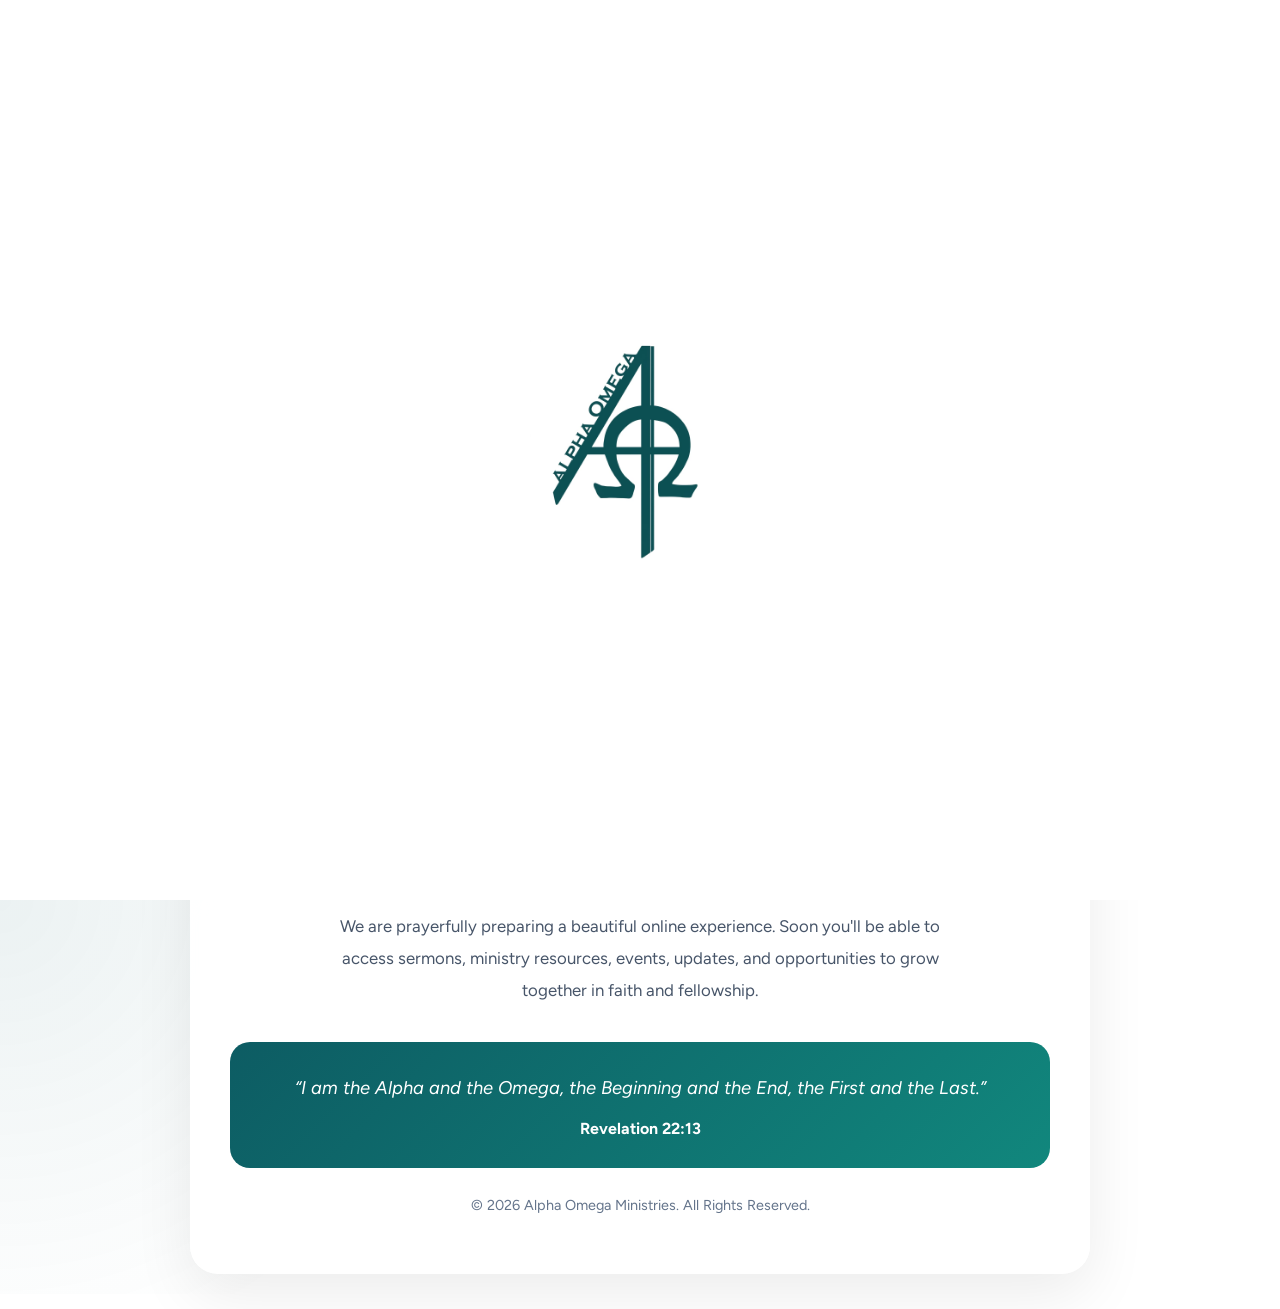
<file: index.html>
<!DOCTYPE html>
<html lang="en">
<head>
<meta charset="UTF-8">
<meta name="viewport" content="width=device-width, initial-scale=1.0">

<title>Alpha Omega Ministries | Coming Soon</title>

<!-- SEO -->
<meta name="description" content="Alpha Omega Ministries - Our website is coming soon. Experience Youth Of The Nation 2026 Freedom Festival.">

<!-- Open Graph -->
<meta property="og:type" content="website">
<meta property="og:title" content="Alpha Omega Ministries">
<meta property="og:description" content="Our website is coming soon. Stay connected with Alpha Omega Ministries and join Youth Of The Nation 2026.">
<meta property="og:url" content="https://suryarajamandapalli.github.io/Alpha-Omega-Ministries/">
<meta property="og:image" content="https://suryarajamandapalli.github.io/Alpha-Omega-Ministries/logo.jpg">

<!-- Twitter / X -->
<meta name="twitter:card" content="summary_large_image">
<meta name="twitter:title" content="Alpha Omega Ministries">
<meta name="twitter:description" content="Our website is coming soon. Join Youth Of The Nation 2026 Freedom Festival.">
<meta name="twitter:image" content="https://suryarajamandapalli.github.io/Alpha-Omega-Ministries/logo.jpg">

<meta name="theme-color" content="#0d5c63">

<link rel="icon" href="logo.jpg">
<link rel="apple-touch-icon" href="logo.jpg">

<link href="https://fonts.googleapis.com/css2?family=Alex+Brush&family=Figtree:wght@300;400;500;600;700;800&display=swap" rel="stylesheet">

<style>

*{
margin:0;
padding:0;
box-sizing:border-box;
}

:root{
--primary:#0d5c63;
--secondary:#11877d;
--text:#475569;
}

html{
height:100%;
}

body{
font-family:'Figtree',sans-serif;
min-height:100vh;
background:
radial-gradient(circle at top left,#0d5c6315,transparent 30%),
radial-gradient(circle at bottom right,#11877d15,transparent 30%),
#ffffff;
color:var(--text);
}

/* PRELOADER */

#preloader{
position:fixed;
inset:0;
background:#ffffff;
display:flex;
justify-content:center;
align-items:center;
z-index:99999;
transition:opacity 1s ease;
}

#preloader.hide{
opacity:0;
pointer-events:none;
}

.preloader-logo{
width:min(220px,60vw);
animation:logoFade 2s ease-in-out infinite;
}

@keyframes logoFade{

0%{
opacity:0;
transform:scale(.96);
}

50%{
opacity:1;
transform:scale(1);
}

100%{
opacity:0;
transform:scale(1.04);
}

}

/* BACKGROUND FLOATS */

.bg{
position:fixed;
inset:0;
overflow:hidden;
z-index:-1;
}

.circle{
position:absolute;
border-radius:50%;
background:rgba(17,135,125,.06);
animation:float 10s ease-in-out infinite;
}

.circle:nth-child(1){
width:350px;
height:350px;
left:-100px;
top:-100px;
}

.circle:nth-child(2){
width:280px;
height:280px;
right:-80px;
bottom:-80px;
animation-delay:3s;
}

@keyframes float{

50%{
transform:translateY(-25px);
}

}

/* CONTENT */

.wrapper{
min-height:100vh;
display:flex;
align-items:center;
justify-content:center;
padding:20px;
}

.card{
width:100%;
max-width:900px;
background:rgba(255,255,255,.92);
backdrop-filter:blur(10px);
border-radius:28px;
padding:60px 40px;
text-align:center;
box-shadow:0 20px 60px rgba(0,0,0,.08);
animation:fadeUp 1s ease;
}

.logo{
width:min(280px,75vw);
height:auto;
margin-bottom:25px;
}

.badge{
display:inline-block;
padding:10px 18px;
background:#ecf9f7;
border-radius:999px;
font-weight:700;
font-size:.85rem;
color:var(--primary);
margin-bottom:20px;
}

h1{
font-size:clamp(2.2rem,6vw,4rem);
font-weight:800;
color:var(--primary);
margin-bottom:12px;
}

.subtitle{
font-size:clamp(1rem,2vw,1.2rem);
color:#64748b;
margin-bottom:25px;
}

.message{
max-width:650px;
margin:auto;
line-height:1.9;
font-size:1.05rem;
}

.quote-box{
margin-top:35px;
padding:30px;
border-radius:20px;
background:linear-gradient(135deg,var(--primary),var(--secondary));
color:white;
}

.quote{
font-size:1.15rem;
line-height:1.8;
font-style:italic;
}

.reference{
display:block;
margin-top:14px;
font-weight:700;
}

/* YOTN 2026 SPECIAL EVENT CTA STYLES */

.yotn-event-box {
  margin: 0 auto 40px;
  padding: 36px 28px;
  border-radius: 24px;
  background: radial-gradient(circle at top, #141418 0%, #060608 100%);
  border: 1px solid rgba(214, 160, 65, 0.35);
  box-shadow: 0 15px 50px rgba(0,0,0,0.4), 0 0 30px rgba(214, 160, 65, 0.15);
  position: relative;
  overflow: hidden;
  text-align: center;
  transition: transform 0.4s ease, box-shadow 0.4s ease;
}

.yotn-event-box:hover {
  transform: translateY(-4px);
  box-shadow: 0 22px 60px rgba(0,0,0,0.5), 0 0 40px rgba(214, 160, 65, 0.25);
}

.yotn-fire-badge {
  display: inline-flex;
  align-items: center;
  gap: 6px;
  padding: 6px 18px;
  background: rgba(214, 160, 65, 0.15);
  border: 1px solid rgba(214, 160, 65, 0.4);
  border-radius: 999px;
  font-size: 0.75rem;
  font-weight: 800;
  letter-spacing: 0.12em;
  color: #D6A041;
  text-transform: uppercase;
  margin-bottom: 14px;
}

.yotn-title {
  font-size: clamp(1.8rem, 4vw, 2.6rem);
  font-weight: 900;
  color: #ffffff;
  margin-bottom: 4px;
  letter-spacing: 0.02em;
  text-shadow: 0 0 20px rgba(255,255,255,0.2);
}

.yotn-subtitle {
  font-size: clamp(1.4rem, 3vw, 1.8rem);
  font-family: 'Alex Brush', cursive, sans-serif;
  color: #D6A041;
  margin-bottom: 16px;
  text-shadow: 0 0 15px rgba(214, 160, 65, 0.4);
}

.yotn-desc {
  font-size: 0.98rem;
  color: #cbd5e1;
  max-width: 580px;
  margin: 0 auto 28px;
  line-height: 1.7;
}

.yotn-btn {
  display: inline-flex;
  align-items: center;
  justify-content: center;
  gap: 10px;
  padding: 16px 36px;
  border-radius: 999px;
  background: linear-gradient(135deg, #D6A041 0%, #9B6A1D 100%);
  color: #050505;
  font-weight: 800;
  font-size: 1rem;
  text-decoration: none;
  letter-spacing: 0.05em;
  box-shadow: 0 0 25px rgba(214, 160, 65, 0.5), 0 8px 25px rgba(0,0,0,0.3);
  transition: all 0.35s cubic-bezier(0.16, 1, 0.3, 1);
  position: relative;
}

.yotn-btn:hover {
  transform: scale(1.05) translateY(-2px);
  box-shadow: 0 0 40px rgba(214, 160, 65, 0.8), 0 12px 30px rgba(0,0,0,0.4);
}

.yotn-btn .yotn-arrow {
  display: inline-block;
  font-size: 1.2rem;
  transition: transform 0.3s ease;
}

.yotn-btn:hover .yotn-arrow {
  transform: translateX(6px);
}

.footer{
margin-top:28px;
font-size:.9rem;
color:#64748b;
}

@keyframes fadeUp{

from{
opacity:0;
transform:translateY(35px);
}

to{
opacity:1;
transform:translateY(0);
}

}

@media (max-width:768px){

.card{
padding:35px 22px;
border-radius:22px;
}

.message{
font-size:.95rem;
}

.quote{
font-size:1rem;
}

.yotn-event-box {
padding: 28px 18px;
}

}

</style>
</head>
<body>

<!-- PRELOADER -->
<div id="preloader">
<img src="logo.jpg" alt="Alpha Omega Ministries" class="preloader-logo">
</div>

<!-- BACKGROUND -->
<div class="bg">
<div class="circle"></div>
<div class="circle"></div>
</div>

<!-- MAIN -->
<div class="wrapper">

<div class="card">

<!-- SPECIAL EVENT CONCERT ANNOUNCEMENT CTA SECTION -->
<div class="yotn-event-box">
  <h2 class="yotn-title">Youth Of The Nation 2026</h2>
  <div class="yotn-subtitle">Freedom Festival</div>
  <p class="yotn-desc">
    Experience an unforgettable night of worship, music, God's presence, and youth revival.
  </p>
  <a href="./YOTN2026" class="yotn-btn">
    <span>Enter Youth Of The Nation 2026</span>
    <span class="yotn-arrow">→</span>
  </a>
</div>

<img src="logo.jpg" alt="Alpha Omega Ministries Logo" class="logo">

<div class="badge">
ALPHA OMEGA MINISTRIES
</div>

<h1>Coming Soon</h1>

<div class="subtitle">
Our New Website Is Under Construction
</div>

<p class="message">
We are prayerfully preparing a beautiful online experience.
Soon you'll be able to access sermons, ministry resources,
events, updates, and opportunities to grow together in faith
and fellowship.
</p>

<div class="quote-box">

<div class="quote">
“I am the Alpha and the Omega, the Beginning and the End,
the First and the Last.”
</div>

<span class="reference">
Revelation 22:13
</span>

</div>

<div class="footer">
© 2026 Alpha Omega Ministries. All Rights Reserved.
</div>

</div>

</div>

<script>

window.addEventListener("load",()=>{

const loader=document.getElementById("preloader");

setTimeout(()=>{

loader.classList.add("hide");

setTimeout(()=>{
loader.remove();
},1000);

},1500);

});

</script>

</body>
</html>
</file>
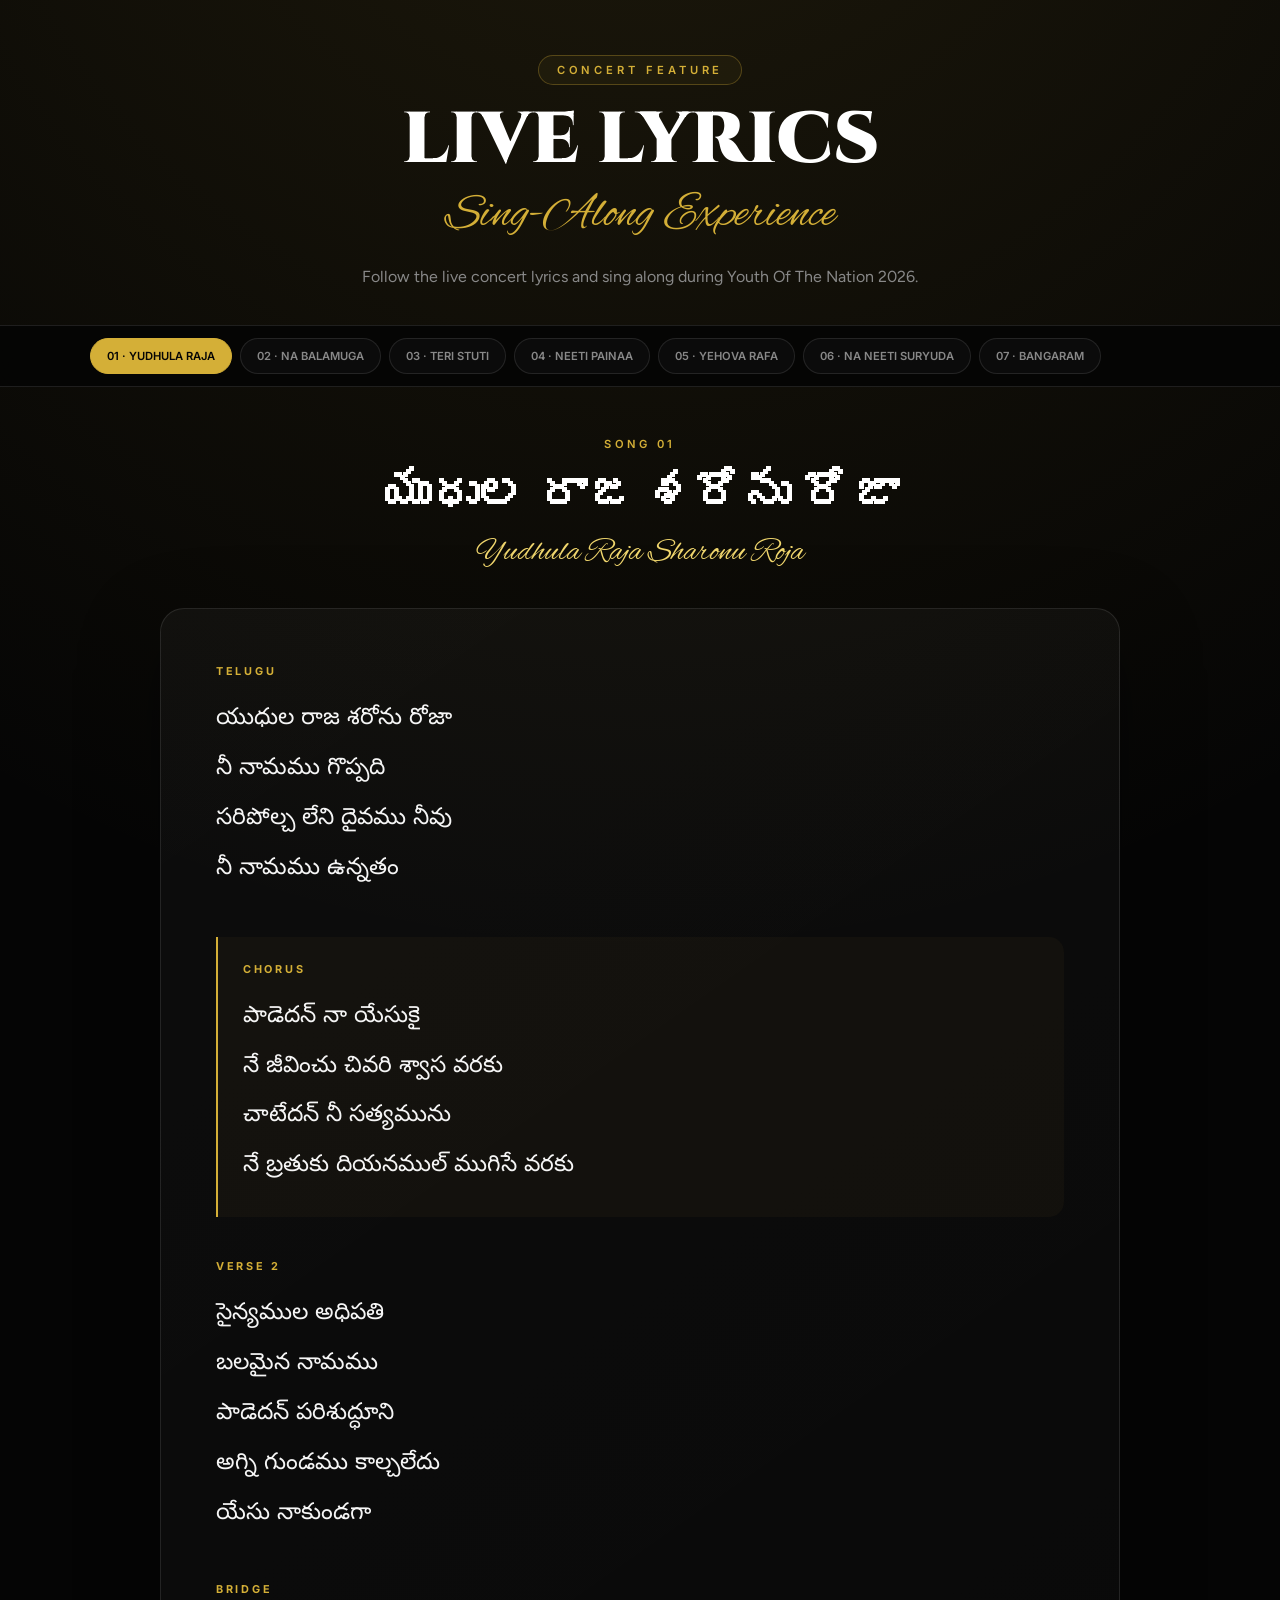
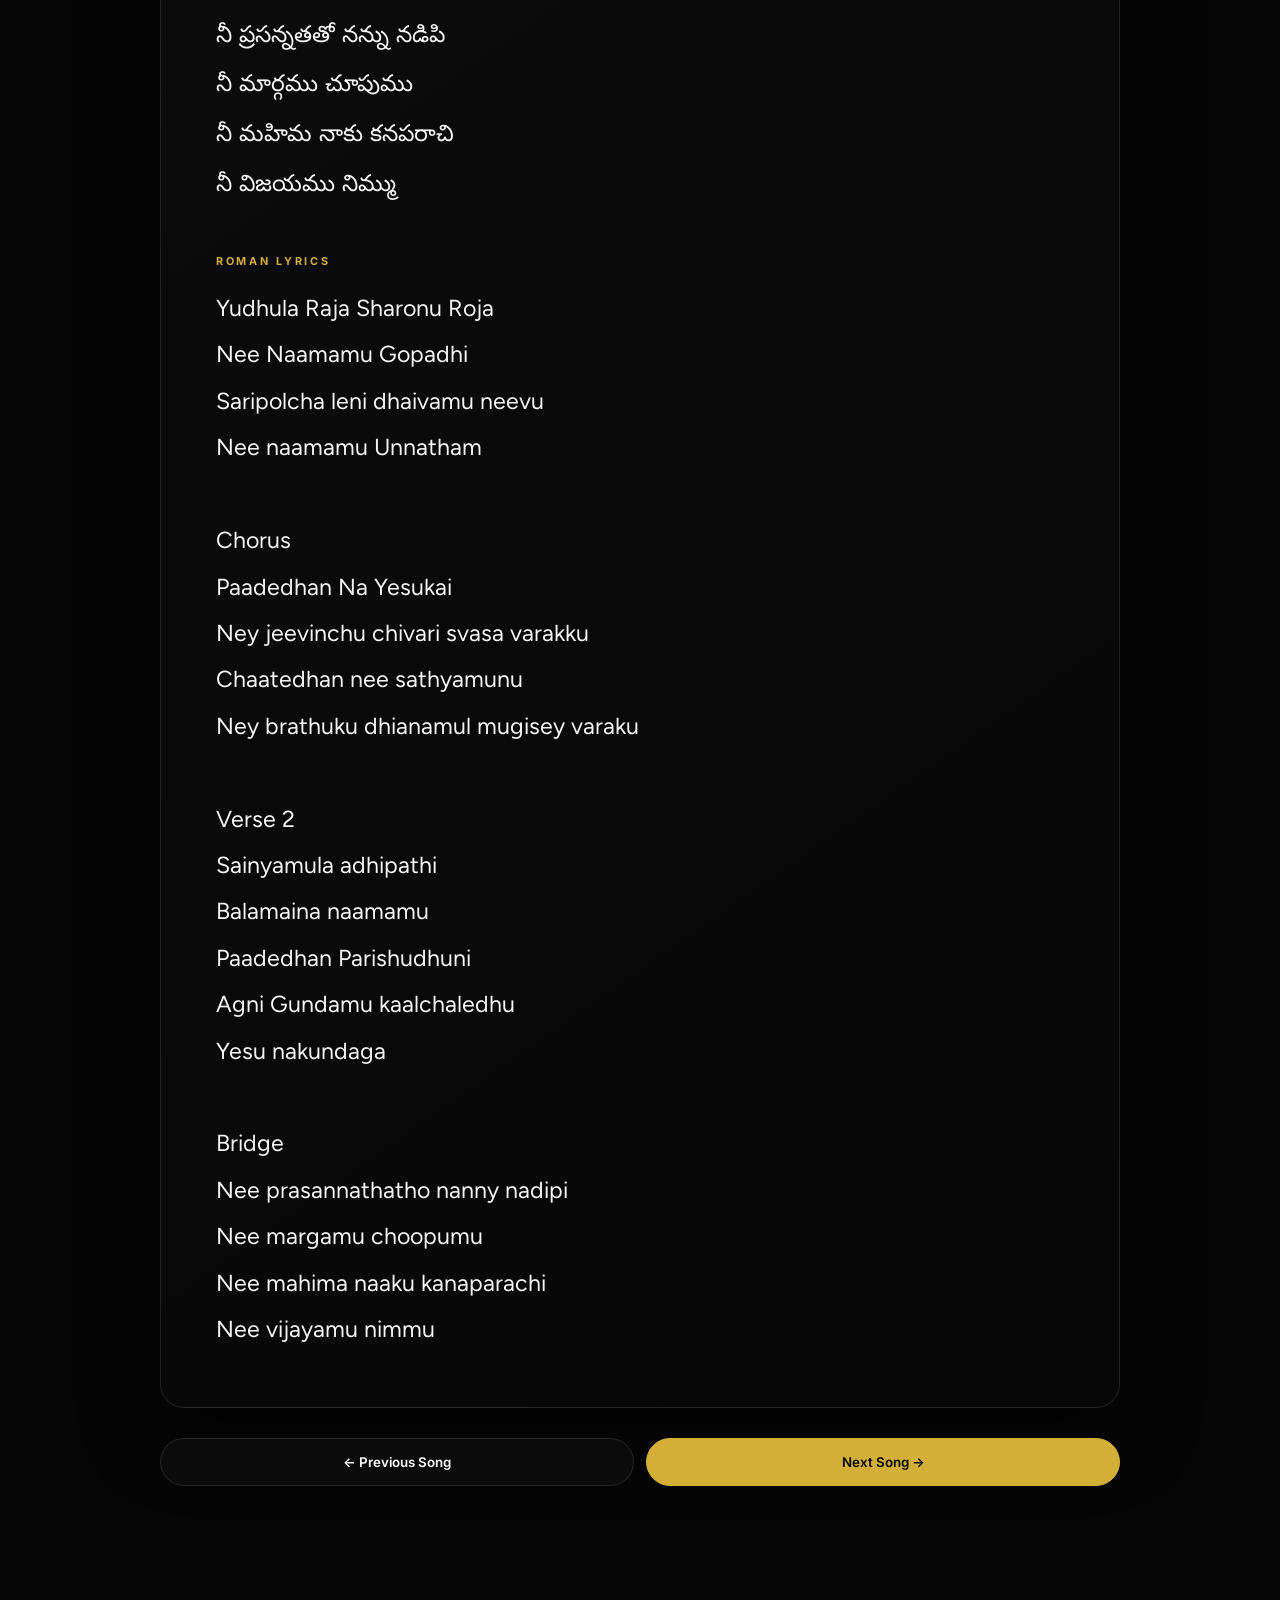
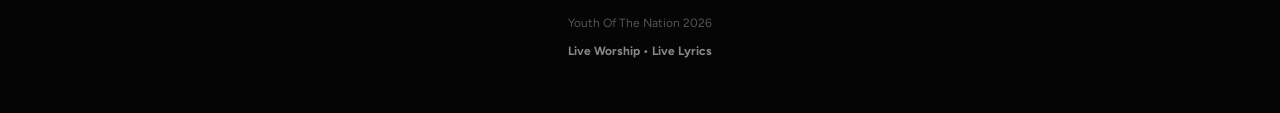
<file: lyrics/index.html>
<!DOCTYPE html>
<html lang="en">
<head>
<meta charset="UTF-8">
<meta http-equiv="refresh" content="0; url=/YOTN2026/lyrics/">
<script>window.location.replace('/YOTN2026/lyrics/' + window.location.search + window.location.hash);</script>
<title>Redirecting to Lyrics...</title>
</head>
<body style="background:#050505; color:#ffffff; font-family:sans-serif; text-align:center; padding:50px;">
<p>Redirecting to <a href="/YOTN2026/lyrics/" style="color:#D6A041;">YOTN 2026 Lyrics</a>...</p>
</body>
</html>
</file>
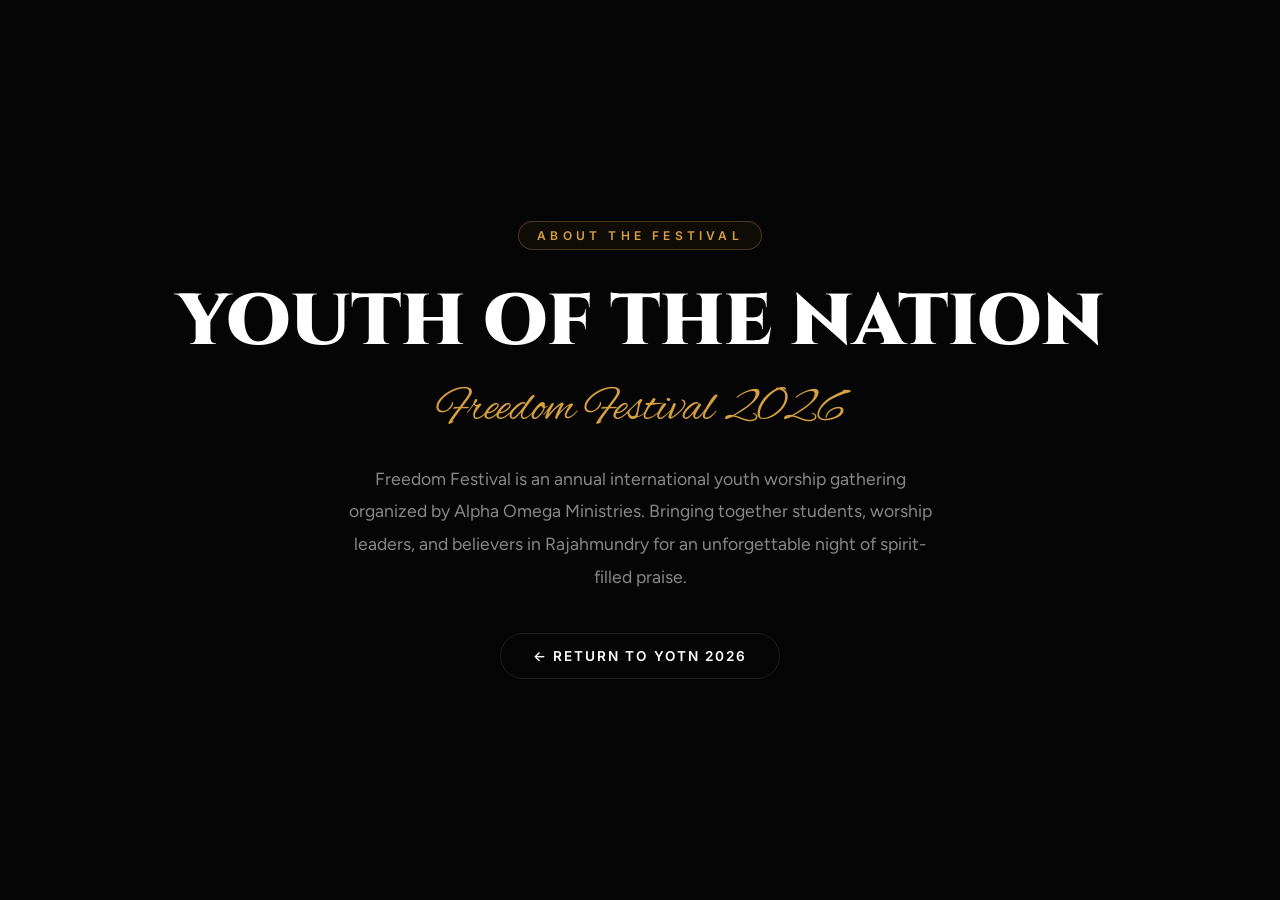
<file: YOTN2026/about/index.html>
<!DOCTYPE html>
<html lang="en">
<head>
<meta charset="UTF-8">
<meta name="viewport" content="width=device-width, initial-scale=1.0">

<title>About | Youth Of The Nation 2026</title>

<meta name="theme-color" content="#050505">

<link rel="icon" href="../../logo.jpg">

<!-- Google Fonts -->
<link rel="preconnect" href="https://fonts.googleapis.com">
<link rel="preconnect" href="https://fonts.gstatic.com" crossorigin>
<link href="https://fonts.googleapis.com/css2?family=Alex+Brush&family=Cinzel:wght@400;600;700;800;900&family=Figtree:wght@300;400;500;600;700&family=Inter:wght@400;500;600;700&display=swap" rel="stylesheet">

<style>

*{
  margin:0;
  padding:0;
  box-sizing:border-box;
}

:root{
  --bg:#050505;
  --gold:#D6A041;
  --white:#F5F5F5;
  --text-muted:#888888;
  --border:rgba(255, 255, 255, 0.1);
}

body{
  font-family: 'Figtree', sans-serif;
  background-color: var(--bg);
  color: var(--white);
  min-height: 100vh;
  display: flex;
  flex-direction: column;
  justify-content: center;
  align-items: center;
  text-align: center;
  padding: 60px 24px;
  overflow-x: hidden;
}

.badge {
  font-family: 'Inter', sans-serif;
  font-size: 0.75rem;
  font-weight: 600;
  letter-spacing: 0.35em;
  color: var(--gold);
  text-transform: uppercase;
  margin-bottom: 24px;
  padding: 6px 18px;
  border-radius: 999px;
  border: 1px solid rgba(214, 160, 65, 0.3);
  background: rgba(214, 160, 65, 0.05);
}

.title {
  font-family: 'Cinzel', serif;
  font-size: clamp(2.5rem, 6vw, 4.5rem);
  font-weight: 900;
  color: #ffffff;
  margin-bottom: 8px;
}

.subtitle {
  font-family: 'Alex Brush', cursive;
  font-size: clamp(2rem, 4vw, 3rem);
  color: var(--gold);
  margin-bottom: 24px;
}

.desc {
  font-size: 1.1rem;
  color: var(--text-muted);
  max-width: 600px;
  margin: 0 auto 40px;
  line-height: 1.85;
}

.back-btn {
  display: inline-flex;
  align-items: center;
  gap: 10px;
  font-family: 'Inter', sans-serif;
  font-size: 0.85rem;
  font-weight: 600;
  letter-spacing: 0.15em;
  text-transform: uppercase;
  color: #ffffff;
  text-decoration: none;
  padding: 14px 32px;
  border: 1px solid var(--border);
  border-radius: 999px;
  transition: all 0.3s ease;
}

.back-btn:hover {
  border-color: var(--gold);
  color: var(--gold);
  background: rgba(214, 160, 65, 0.05);
}

</style>
</head>
<body>

<div class="badge">ABOUT THE FESTIVAL</div>
<h1 class="title">YOUTH OF THE NATION</h1>
<div class="subtitle">Freedom Festival 2026</div>
<p class="desc">
  Freedom Festival is an annual international youth worship gathering organized by Alpha Omega Ministries. Bringing together students, worship leaders, and believers in Rajahmundry for an unforgettable night of spirit-filled praise.
</p>
<a href="../" class="back-btn">← Return To YOTN 2026</a>

</body>
</html>
</file>
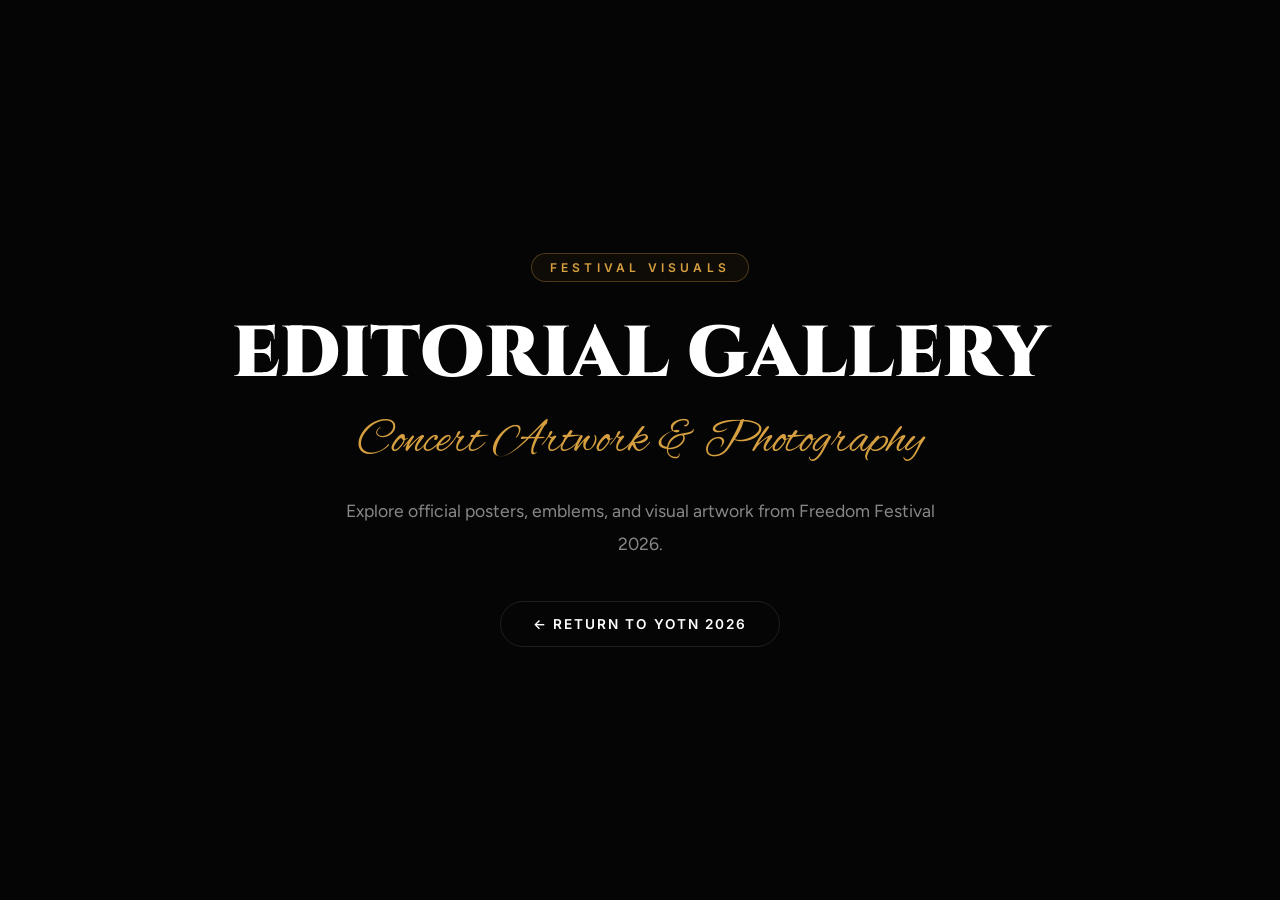
<file: YOTN2026/gallery/index.html>
<!DOCTYPE html>
<html lang="en">
<head>
<meta charset="UTF-8">
<meta name="viewport" content="width=device-width, initial-scale=1.0">

<title>Editorial Gallery | Youth Of The Nation 2026</title>

<meta name="theme-color" content="#050505">

<link rel="icon" href="../../logo.jpg">

<!-- Google Fonts -->
<link rel="preconnect" href="https://fonts.googleapis.com">
<link rel="preconnect" href="https://fonts.gstatic.com" crossorigin>
<link href="https://fonts.googleapis.com/css2?family=Alex+Brush&family=Cinzel:wght@400;600;700;800;900&family=Figtree:wght@300;400;500;600;700&family=Inter:wght@400;500;600;700&display=swap" rel="stylesheet">

<style>

*{
  margin:0;
  padding:0;
  box-sizing:border-box;
}

:root{
  --bg:#050505;
  --gold:#D6A041;
  --white:#F5F5F5;
  --text-muted:#888888;
  --border:rgba(255, 255, 255, 0.1);
}

body{
  font-family: 'Figtree', sans-serif;
  background-color: var(--bg);
  color: var(--white);
  min-height: 100vh;
  display: flex;
  flex-direction: column;
  justify-content: center;
  align-items: center;
  text-align: center;
  padding: 60px 24px;
  overflow-x: hidden;
}

.badge {
  font-family: 'Inter', sans-serif;
  font-size: 0.75rem;
  font-weight: 600;
  letter-spacing: 0.35em;
  color: var(--gold);
  text-transform: uppercase;
  margin-bottom: 24px;
  padding: 6px 18px;
  border-radius: 999px;
  border: 1px solid rgba(214, 160, 65, 0.3);
  background: rgba(214, 160, 65, 0.05);
}

.title {
  font-family: 'Cinzel', serif;
  font-size: clamp(2.5rem, 6vw, 4.5rem);
  font-weight: 900;
  color: #ffffff;
  margin-bottom: 8px;
}

.subtitle {
  font-family: 'Alex Brush', cursive;
  font-size: clamp(2rem, 4vw, 3rem);
  color: var(--gold);
  margin-bottom: 24px;
}

.desc {
  font-size: 1.1rem;
  color: var(--text-muted);
  max-width: 600px;
  margin: 0 auto 40px;
  line-height: 1.85;
}

.back-btn {
  display: inline-flex;
  align-items: center;
  gap: 10px;
  font-family: 'Inter', sans-serif;
  font-size: 0.85rem;
  font-weight: 600;
  letter-spacing: 0.15em;
  text-transform: uppercase;
  color: #ffffff;
  text-decoration: none;
  padding: 14px 32px;
  border: 1px solid var(--border);
  border-radius: 999px;
  transition: all 0.3s ease;
}

.back-btn:hover {
  border-color: var(--gold);
  color: var(--gold);
  background: rgba(214, 160, 65, 0.05);
}

</style>
</head>
<body>

<div class="badge">FESTIVAL VISUALS</div>
<h1 class="title">EDITORIAL GALLERY</h1>
<div class="subtitle">Concert Artwork & Photography</div>
<p class="desc">
  Explore official posters, emblems, and visual artwork from Freedom Festival 2026.
</p>
<a href="../" class="back-btn">← Return To YOTN 2026</a>

</body>
</html>
</file>
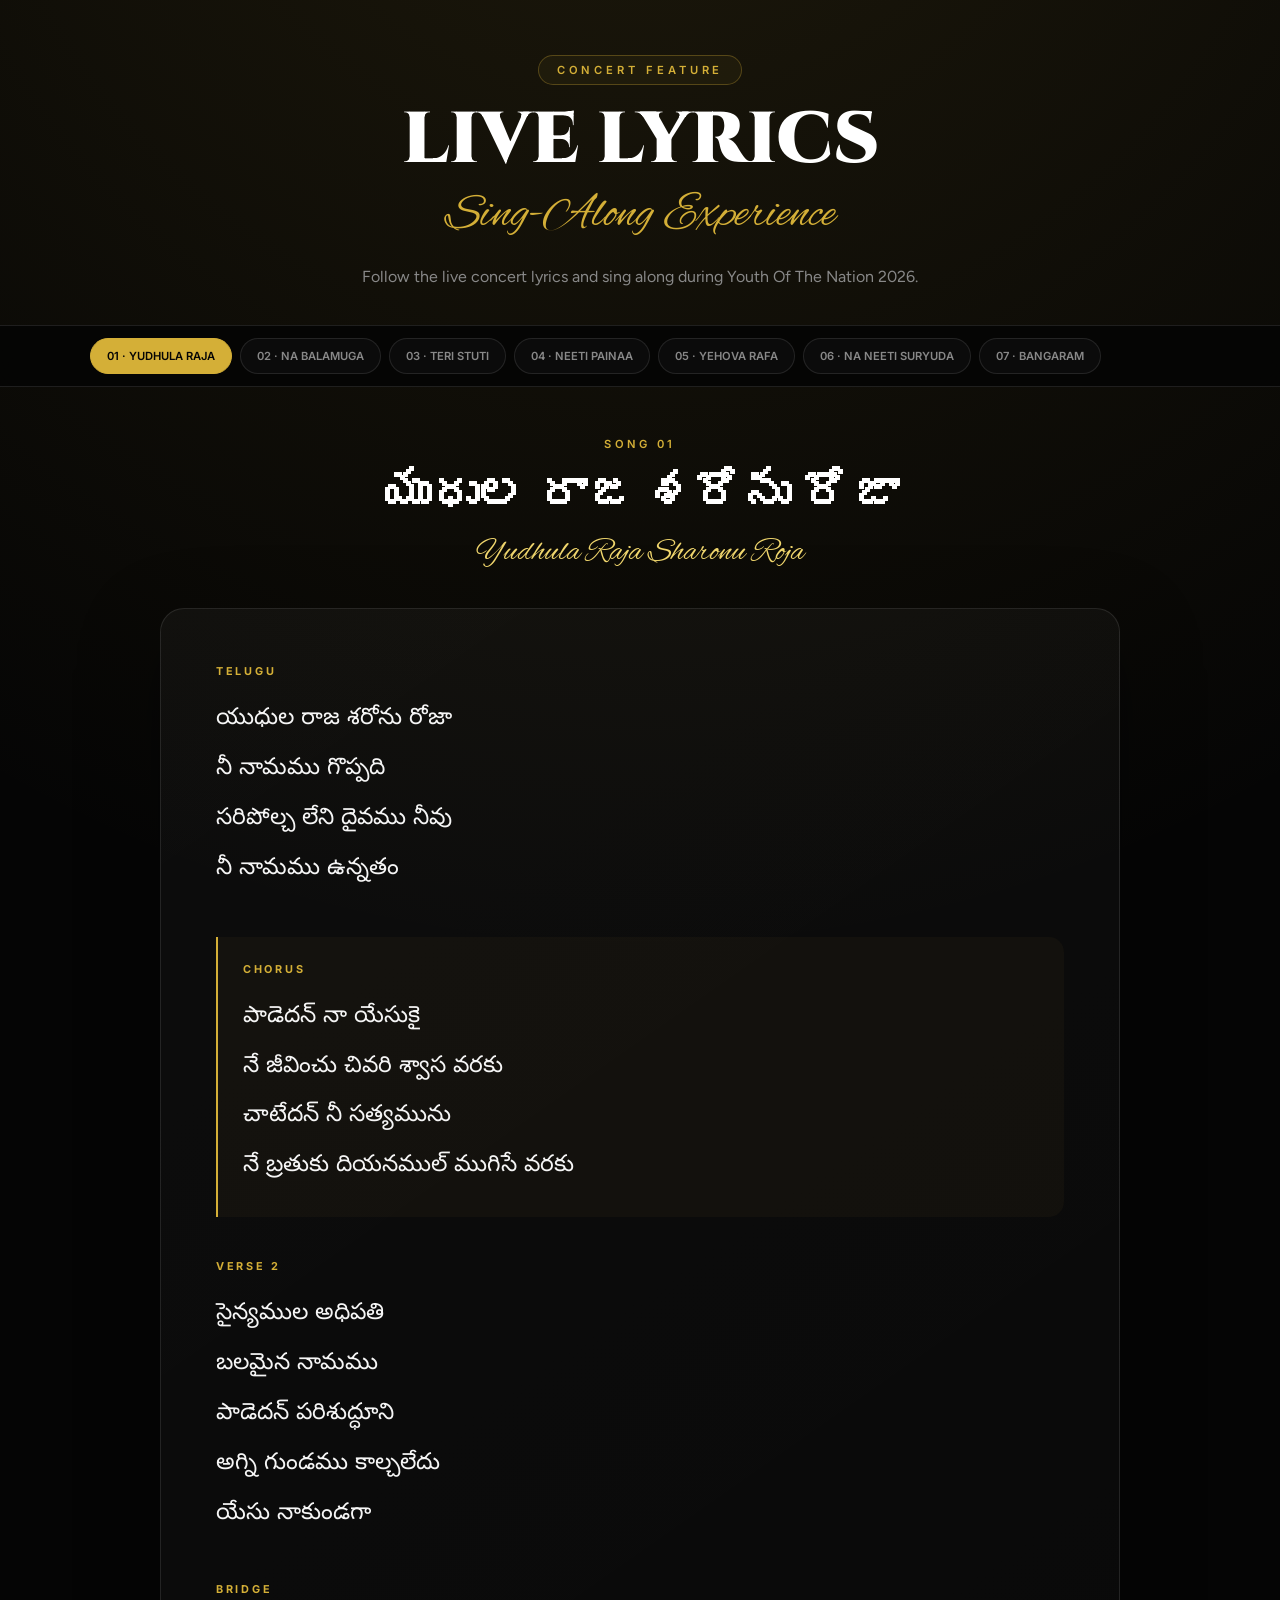
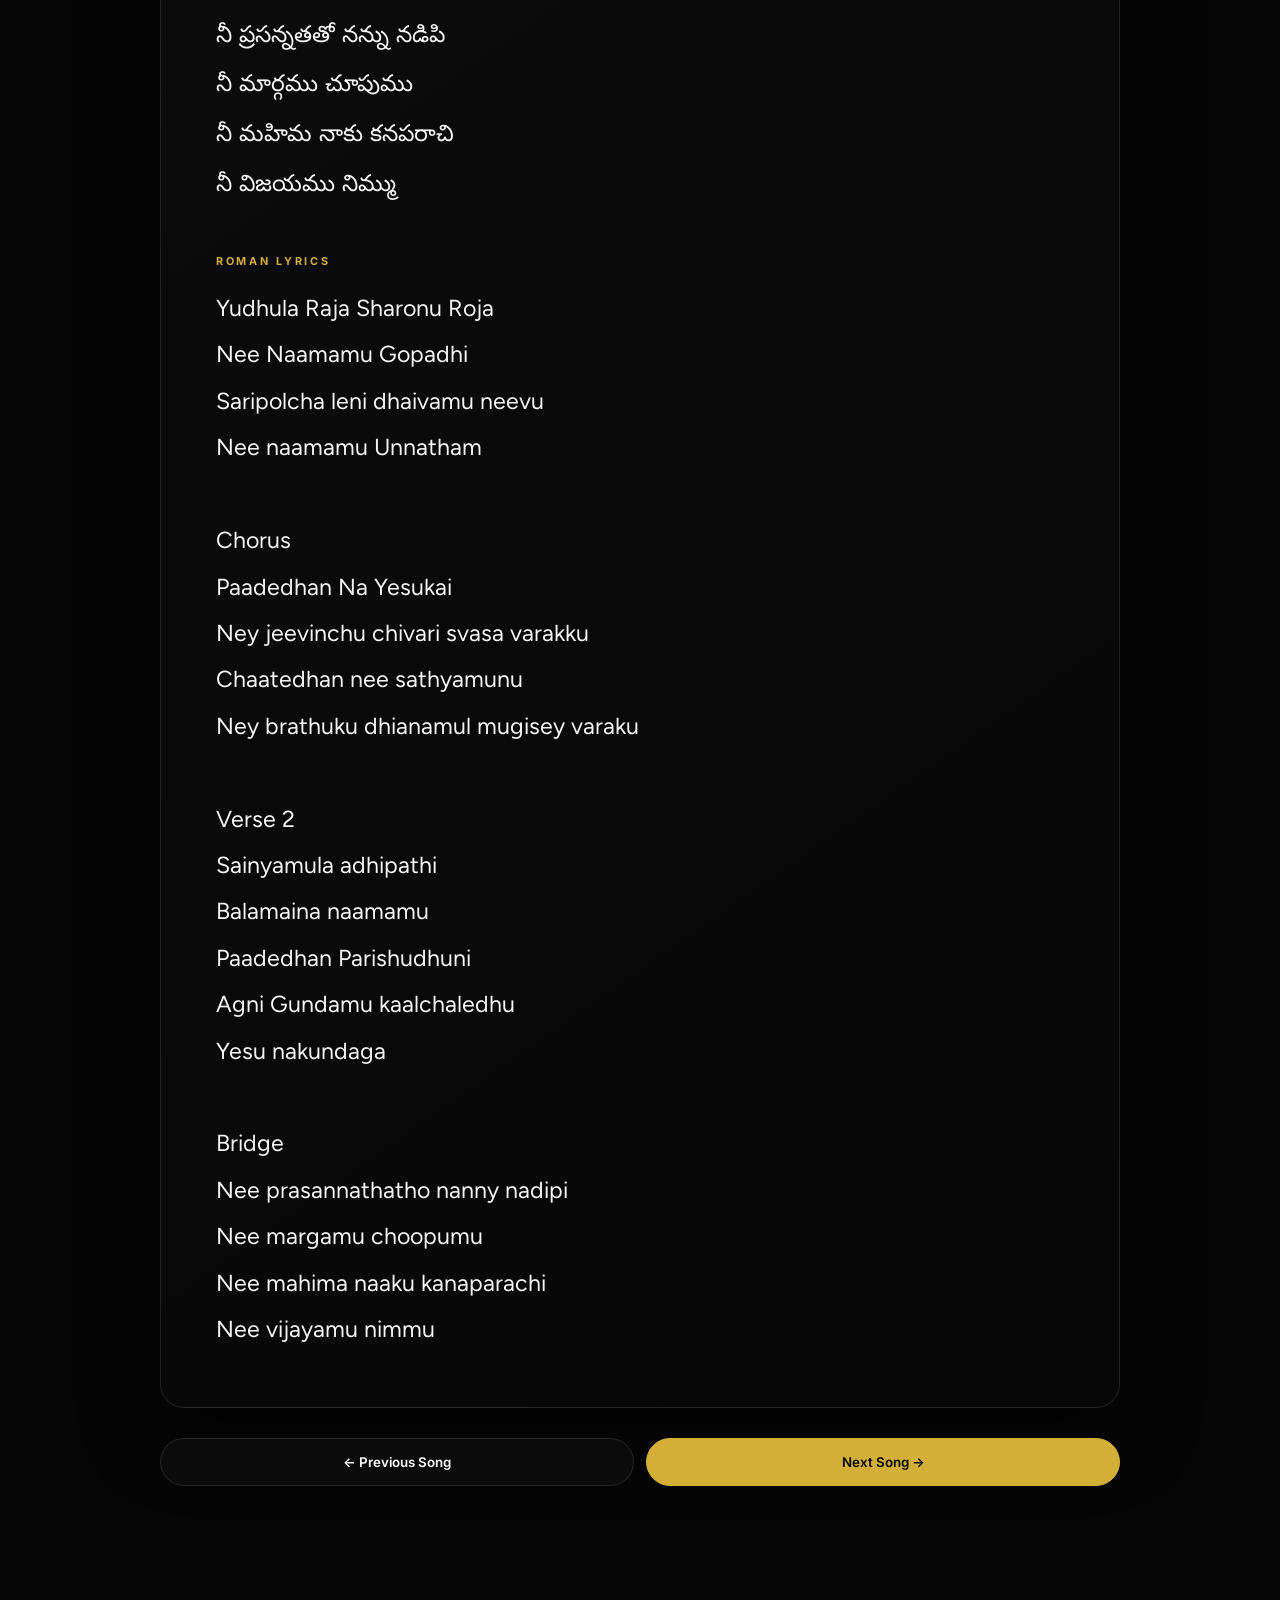
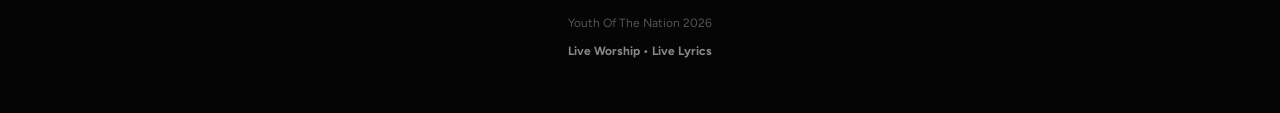
<file: YOTN2026/lyrics/index.html>
<!DOCTYPE html>
<html lang="en">
<head>
<meta charset="UTF-8">
<meta name="viewport" content="width=device-width, initial-scale=1.0">

<title>Live Concert Lyrics | Youth Of The Nation 2026</title>

<meta name="theme-color" content="#050505">
<link rel="icon" href="../../logo.jpg">

<link rel="preconnect" href="https://fonts.googleapis.com">
<link rel="preconnect" href="https://fonts.gstatic.com" crossorigin>

<link href="https://fonts.googleapis.com/css2?family=Alex+Brush&family=Cinzel:wght@400;600;700;800;900&family=Figtree:wght@300;400;500;600;700&family=Inter:wght@400;500;600;700&family=Noto+Sans+Telugu:wght@400;500;600;700&display=swap" rel="stylesheet">

<style>
*{
  margin:0;
  padding:0;
  box-sizing:border-box;
}

:root{
  --bg:#050505;
  --card:#0d0d0d;
  --gold:#D4AF37;
  --gold-light:#f0d66d;
  --white:#fff;
  --muted:#888;
  --border:rgba(255,255,255,.1);
}

html{
  scroll-behavior:smooth;
}

body{
  background:
    radial-gradient(circle at 50% -10%,rgba(212,175,55,.12),transparent 35%),
    var(--bg);
  color:var(--white);
  font-family:'Figtree',sans-serif;
  min-height:100vh;
  overflow-x:hidden;
}

.header{
  text-align:center;
  padding:55px 20px 35px;
}

.badge{
  display:inline-block;
  font-family:'Inter',sans-serif;
  font-size:.7rem;
  font-weight:600;
  letter-spacing:.35em;
  color:var(--gold);
  text-transform:uppercase;
  padding:7px 18px;
  border:1px solid rgba(212,175,55,.3);
  border-radius:999px;
  background:rgba(212,175,55,.05);
  margin-bottom:20px;
}

.title{
  font-family:'Cinzel',serif;
  font-size:clamp(2.4rem,7vw,4.5rem);
  font-weight:900;
  line-height:1;
}

.subtitle{
  font-family:'Alex Brush',cursive;
  color:var(--gold);
  font-size:clamp(2rem,5vw,3rem);
  margin-top:8px;
}

.desc{
  max-width:650px;
  margin:18px auto 0;
  color:var(--muted);
  line-height:1.7;
}

/* SONG NAVIGATION */

.song-nav{
  position:sticky;
  top:0;
  z-index:100;
  background:rgba(5,5,5,.9);
  backdrop-filter:blur(18px);
  border-top:1px solid var(--border);
  border-bottom:1px solid var(--border);
  padding:12px;
}

.song-nav-inner{
  max-width:1100px;
  margin:auto;
  display:flex;
  gap:8px;
  overflow-x:auto;
  scrollbar-width:none;
}

.song-nav-inner::-webkit-scrollbar{
  display:none;
}

.song-btn{
  flex:none;
  border:1px solid var(--border);
  background:#0b0b0b;
  color:#888;
  padding:10px 16px;
  border-radius:999px;
  font-family:'Inter',sans-serif;
  font-size:.7rem;
  font-weight:600;
  cursor:pointer;
  transition:.25s;
  white-space:nowrap;
}

.song-btn:hover{
  color:#fff;
  border-color:var(--gold);
}

.song-btn.active{
  background:var(--gold);
  color:#050505;
  border-color:var(--gold);
}

/* MAIN */

.main{
  width:min(100%,1000px);
  margin:auto;
  padding:50px 20px 100px;
}

.song{
  display:none;
  animation:fade .4s ease;
}

.song.active{
  display:block;
}

@keyframes fade{
  from{
    opacity:0;
    transform:translateY(15px);
  }
  to{
    opacity:1;
    transform:translateY(0);
  }
}

.song-number{
  text-align:center;
  color:var(--gold);
  font-family:'Inter',sans-serif;
  font-size:.7rem;
  font-weight:600;
  letter-spacing:.3em;
  margin-bottom:12px;
}

.song-title{
  text-align:center;
  font-family:'Cinzel',serif;
  font-size:clamp(1.7rem,5vw,3rem);
  font-weight:800;
}

.song-subtitle{
  text-align:center;
  color:var(--gold-light);
  font-family:'Alex Brush',cursive;
  font-size:2rem;
  margin:5px 0 35px;
}

/* LYRICS */

.lyrics-card{
  background:linear-gradient(
    145deg,
    rgba(255,255,255,.035),
    rgba(255,255,255,.01)
  );

  border:1px solid var(--border);
  border-radius:24px;
  padding:clamp(25px,6vw,55px);
  box-shadow:0 25px 80px rgba(0,0,0,.35);
}

.section{
  margin-bottom:42px;
}

.section:last-child{
  margin-bottom:0;
}

.label{
  color:var(--gold);
  font-family:'Inter',sans-serif;
  font-size:.68rem;
  font-weight:700;
  letter-spacing:.25em;
  text-transform:uppercase;
  margin-bottom:17px;
}

.lyrics{
  white-space:pre-line;
  font-size:clamp(1.1rem,3vw,1.45rem);
  line-height:2;
  color:#f5f5f5;
}

.telugu{
  font-family:'Noto Sans Telugu','Figtree',sans-serif;
  line-height:2.15;
}

.roman{
  font-family:'Figtree',sans-serif;
}

.chorus{
  padding:25px;
  background:rgba(212,175,55,.035);
  border-left:2px solid var(--gold);
  border-radius:0 15px 15px 0;
}

/* CONTROLS */

.controls{
  display:flex;
  gap:12px;
  margin-top:30px;
}

.control{
  flex:1;
  padding:15px 20px;
  border-radius:999px;
  border:1px solid var(--border);
  background:#0b0b0b;
  color:#fff;
  font-family:'Inter',sans-serif;
  font-weight:600;
  cursor:pointer;
  transition:.25s;
}

.control:hover{
  border-color:var(--gold);
  color:var(--gold);
}

.control.next{
  background:var(--gold);
  border-color:var(--gold);
  color:#050505;
}

.control.next:hover{
  background:var(--gold-light);
}

/* FOOTER */

.footer{
  text-align:center;
  color:#555;
  font-size:.75rem;
  padding:30px 20px 55px;
}

.footer strong{
  color:#888;
}

@media(max-width:600px){

  .header{
    padding:40px 18px 30px;
  }

  .main{
    padding:35px 15px 80px;
  }

  .lyrics-card{
    padding:24px 20px;
    border-radius:18px;
  }

  .lyrics{
    font-size:1.05rem;
  }

  .chorus{
    padding:20px 16px;
  }

  .controls{
    flex-direction:column;
  }
}
</style>
</head>

<body>

<header class="header">

  <div class="badge">CONCERT FEATURE</div>

  <h1 class="title">LIVE LYRICS</h1>

  <div class="subtitle">Sing-Along Experience</div>

  <p class="desc">
    Follow the live concert lyrics and sing along during
    Youth Of The Nation 2026.
  </p>

</header>


<!-- SONG SELECTOR -->

<nav class="song-nav">

  <div class="song-nav-inner">

    <button class="song-btn active" onclick="showSong(0)">
      01 · YUDHULA RAJA
    </button>

    <button class="song-btn" onclick="showSong(1)">
      02 · NA BALAMUGA
    </button>

    <button class="song-btn" onclick="showSong(2)">
      03 · TERI STUTI
    </button>

    <button class="song-btn" onclick="showSong(3)">
      04 · NEETI PAINAA
    </button>

    <button class="song-btn" onclick="showSong(4)">
      05 · YEHOVA RAFA
    </button>

    <button class="song-btn" onclick="showSong(5)">
      06 · NA NEETI SURYUDA
    </button>

    <button class="song-btn" onclick="showSong(6)">
      07 · BANGARAM
    </button>

  </div>

</nav>


<main class="main">


<!-- =====================================================
     SONG 1
===================================================== -->

<section class="song active">

  <div class="song-number">SONG 01</div>

  <h2 class="song-title">
    యుధుల రాజ శరోను రోజా
  </h2>

  <div class="song-subtitle">
    Yudhula Raja Sharonu Roja
  </div>

  <div class="lyrics-card">

    <div class="section">

      <div class="label">Telugu</div>

      <div class="lyrics telugu">యుధుల రాజ శరోను రోజా
నీ నామము గొప్పది
సరిపోల్చ లేని దైవము నీవు
నీ నామము ఉన్నతం</div>

    </div>


    <div class="section chorus">

      <div class="label">Chorus</div>

      <div class="lyrics telugu">పాడెదన్ నా యేసుకై
నే జీవించు చివరి శ్వాస వరకు
చాటేదన్ నీ సత్యమును
నే బ్రతుకు దియనముల్ ముగిసే వరకు</div>

    </div>


    <div class="section">

      <div class="label">Verse 2</div>

      <div class="lyrics telugu">సైన్యముల అధిపతి
బలమైన నామము
పాడెదన్ పరిశుద్ధూని
అగ్ని గుండము కాల్చలేదు
యేసు నాకుండగా</div>

    </div>


    <div class="section">

      <div class="label">Bridge</div>

      <div class="lyrics telugu">నీ ప్రసన్నతతో నన్ను నడిపి
నీ మార్గము చూపుము
నీ మహిమ నాకు కనపరాచి
నీ విజయము నిమ్ము</div>

    </div>


    <div class="section">

      <div class="label">Roman Lyrics</div>

      <div class="lyrics roman">Yudhula Raja Sharonu Roja
Nee Naamamu Gopadhi
Saripolcha leni dhaivamu neevu
Nee naamamu Unnatham

Chorus
Paadedhan Na Yesukai
Ney jeevinchu chivari svasa varakku
Chaatedhan nee sathyamunu
Ney brathuku dhianamul mugisey varaku

Verse 2
Sainyamula adhipathi
Balamaina naamamu
Paadedhan Parishudhuni
Agni Gundamu kaalchaledhu
Yesu nakundaga

Bridge
Nee prasannathatho nanny nadipi
Nee margamu choopumu
Nee mahima naaku kanaparachi
Nee vijayamu nimmu</div>

    </div>

  </div>

</section>


<!-- =====================================================
     SONG 2
===================================================== -->

<section class="song">

  <div class="song-number">SONG 02</div>

  <h2 class="song-title">
    నా బలముగా క్రీస్తు
  </h2>

  <div class="song-subtitle">
    Na Balamuga Kreesthu
  </div>

  <div class="lyrics-card">

    <div class="section">

      <div class="label">Lyrics</div>

      <div class="lyrics telugu">నా బలముగా క్రీస్తు నాకుండగా
ఏ భయము.. నాకు లేదు
నా కుడి ప్రక్కనా.. యేసు తోడుండగా
నేను జయం పొంది లేచేదను

ఎల్ షద్దాయ్ నా దైవమే..
ఎల్ రొయి నా తండ్రివే..
యెహోవా నా.. రాజువే.. (2)

యెహోవా నిస్సిగా లేచి నిలిచీ
శత్రువుని తరిమి జయమిచ్చిరే (2)
నా కన్నీటి లోయలోనా
వేడుకను సృష్టించవే

మండుతున్న కొలిమిలో విసరబడి
కాలకుండ కరగకుండ రక్షించిరే (2)
యెహోవా దైవం అని
ఉత్సాహంతో కోలిచేదన్
నా యెహోవా దైవం అని
చప్పట్లతో కోలిచేదన్

నా బలముగా క్రీస్తు నాకుండగా
ఏ భయము.. నాకు లేదు
నా కుడి ప్రక్కనా..యేసు తోడుండగా
నేను జయం పొంది లేచేదను.
ఎల్ షద్దాయ్....
ఎల్ రొయ్....
యెహోవా....</div>

    </div>

  </div>

</section>


<!-- =====================================================
     SONG 3
===================================================== -->

<section class="song">

  <div class="song-number">SONG 03</div>

  <h2 class="song-title">
    Teri Stuti Prashansa Ho
  </h2>

  <div class="song-subtitle">
    Teri Har Pal Mahima Ho
  </div>

  <div class="lyrics-card">

    <div class="section chorus">

      <div class="label">Opening</div>

      <div class="lyrics roman">Teri Stuti Prashansa Ho,
Teri Har Pal Mahima Ho (X2)</div>

    </div>


    <div class="section chorus">

      <div class="label">Chorus</div>

      <div class="lyrics roman">Tu Avarnit Hai, Tu Sundar Hai,
Mera Pehla Pehla Pyaar Hai (X2)</div>

    </div>


    <div class="section">

      <div class="lyrics roman">Teri Stuti Prashansa Ho,
Teri Har Pal Mahima Ho (2)</div>

    </div>


    <div class="section">

      <div class="label">Verse 1</div>

      <div class="lyrics roman">Meri Niraashaon Mein
Meri Aasha Bana Tu
Meri Khamoshiyon Ko
Samjha Tune Prabhu (X2)</div>

    </div>


    <div class="section">

      <div class="lyrics roman">Teri Stuti Prashansa Ho,
Teri Har Pal Mahima Ho (2)</div>

    </div>


    <div class="section chorus">

      <div class="label">Chorus</div>

      <div class="lyrics roman">Tu Avarnit Hai, Tu Sundar Hai,
Mera Pehla Pehla Pyaar Hai (2)</div>

    </div>


    <div class="section">

      <div class="label">Verse 2</div>

      <div class="lyrics roman">Dil Ki Gehraaiyon Mein
Basta Tu Hee Prabhu
Teri Ichchhaon Ko Main
Poora Karata Chalu (X2)</div>

    </div>

  </div>

</section>


<!-- =====================================================
     SONG 4
===================================================== -->

<section class="song">

  <div class="song-number">SONG 04</div>

  <h2 class="song-title">
    నీటిపైనా నడిచెను
  </h2>

  <div class="song-subtitle">
    Neeti Painaa Nadichenu
  </div>

  <div class="lyrics-card">

    <div class="section">

      <div class="label">Opening</div>

      <div class="lyrics telugu">నీటిపైనా నడిచెను
గాలి సముద్రమును గద్దించెను
మృత్యుంజయుడై లేచెను
నాతో నిత్యము జీవించును-2</div>

    </div>


    <div class="section chorus">

      <div class="label">Chorus</div>

      <div class="lyrics telugu">ఆయనే కాపాడు దేవుడు
ఆయనే నడిపించే దేవుడు
ఆయనే తోడైయుండు దేవుడు ఆయనే-2</div>

    </div>


    <div class="section">

      <div class="label">Verse 1</div>

      <div class="lyrics telugu">1.మనకొరకు మరణించి
సిలువలో ప్రాణమునిచ్చెను
జయశీలుడై లేచెను
పాపికి విడుదలనిచ్చెను-2</div>

    </div>


    <div class="section chorus">

      <div class="lyrics telugu">ఆయనే కాపాడు దేవుడు
ఆయనే నడిపించే దేవుడు
ఆయనే తోడైయుండు దేవుడు ఆయనే-2</div>

    </div>


    <div class="section">

      <div class="label">Verse 2</div>

      <div class="lyrics telugu">2.మేఘాల మధ్యలో
బూర ధ్వని శబ్దముతో
రారాజుగా దిగివచ్చును
ఈ భూలోకమును ఏలుటకై-2</div>

    </div>


    <div class="section">

      <div class="lyrics telugu">ఆయనే అధికారముతో యేసయ్యా
ఆయనే రాజ్యమేలుటకు యేసయ్యా
ఆయనే న్యాయాధిపతి యేసయ్యా-4</div>

    </div>


    <div class="section chorus">

      <div class="lyrics telugu">ఆయనే కాపాడు దేవుడు
ఆయనే నడిపించే దేవుడు
ఆయనే తోడైయుండు దేవుడు ఆయనే-2</div>

    </div>


    <div class="section">

      <div class="label">Roman Lyrics</div>

      <div class="lyrics roman">Neeti Painaa Nadichenu - Gaali Samudramunu Gaddinchenu
Mruthyunjayudu Lechenu Naatho Nithyamu Jeevinchunu-2
Aayaney Kaapaadu Devudu - Aayaney Nadipinche Devudu
Aayaney Thodaiyundu Devudu Aayaney-2

1.Mana Korakai Maraninchi - Siluvalo Praanamunichenu
Jayasheeludai Lechenu Paapiki Vidudhalanichenu-2
Aayaney Kaapaadu Devudu - Aayaney Nadipinche Devudu
Aayaney Thodaiyundu Devudu Aayaney-2

2.Meghamula Madhyalo - Boora Dhwani Shabdamutho
Raaraajugaa Digivachunu Ee Bhulokamunu Elutakai-2
Aayaney Adhikaaramutoa Yeasayyaa - Aayaney RaajyamealuTaku Yeasayyaa
Aayaney Nyaayaadhipati Yeasayyaa-4

Aayaney Kaapaadu Devudu
Aayaney Nadipinche Devudu
Aayaney Thodaiyundu Devudu Aayaney-2</div>

    </div>

  </div>

</section>


<!-- =====================================================
     SONG 5
===================================================== -->

<section class="song">

  <div class="song-number">SONG 05</div>

  <h2 class="song-title">
    యెహోవా రాఫా
  </h2>

  <div class="song-subtitle">
    Yehova Rapha
  </div>

  <div class="lyrics-card">

    <div class="section">

      <div class="label">Verse 1</div>

      <div class="lyrics telugu">1. యెహోవా రాఫా సౌఖ్యమిచ్చువాడు
వ్యాధులింక నాకు లేదే
యెహోవా రాఫా నా బలమాయనే
తెగులు రోగము నాకు లేదే

సిలువలో నాకై ప్రాణము ఇచ్చెను
ఐగుప్తు రోగము నాకు లేదే
మరణము జయించి జీవముతో లేచెను
మరణ భయము నాకు లేదే

నిన్ను నమ్మువారికి భయము లేదే
నిన్ను వెదకు వారికి కొరత లేదే</div>

    </div>


    <div class="section">

      <div class="label">Verse 2</div>

      <div class="lyrics telugu">2. యెహోవా షాలోం సమాధానమిచ్చువాడు
చేయి పట్టి నన్ను నడిపించును
యెహోవా రూహ్ నా మంచి కాపరి
శాంతి జలముల చెంత నడిపించును

యెహోవా యిరే అన్నియు ఇచ్చువాడు
పొషించుటకు శక్తుడాయనే
ఇస్సాకు పంటను ఆశీర్వదించువాడు
నూరంతలుగా నింపి వేయునే

నిన్ను నమ్మువారికి భయము లేదే
నిన్ను వెదకు వారికి కొరత లేదే</div>

    </div>


    <div class="section chorus">

      <div class="label">Bridge</div>

      <div class="lyrics telugu">యేసయ్యా నా నమ్మకము నీవే
యేసయ్యా నా ఆశ్రయము నీవే</div>

    </div>

  </div>

</section>


<!-- =====================================================
     SONG 6
===================================================== -->

<section class="song">

  <div class="song-number">SONG 06</div>

  <h2 class="song-title">
    నా నీతి సూర్యుడా
  </h2>

  <div class="song-subtitle">
    Na Neeti Suryuda
  </div>

  <div class="lyrics-card">

    <div class="section chorus">

      <div class="label">Opening</div>

      <div class="lyrics telugu">నా నీతి సూర్యుడా – భూవినేలే యెసయ్యా
సరిపోల్చలేను నీతో – ఘనులైన వారిని
నా నీతి సూర్యుడా – భూవినేలే యెసయ్యా
సరిపోల్చలేను నీతో – ఘనులైన వారిని
రాజులకే మహారాజువు – కృప చూపే దేవుడవు
నిడిపించే నజరేయూడ – కాపాడే కపరివి
నా నీతి సూర్యుడా – భూవినేలే యెసయ్యా
సరిపోల్చలేను నీతో – ఘనులైన వారిని
రాజులకే మహారాజువు – కృప చూపే దేవుడవు
నిడిపించే నజరేయూడ – కాపాడే కపరివి</div>

    </div>


    <div class="section">

      <div class="label">Verse 1</div>

      <div class="lyrics telugu">1. శ్రమలలో బహుశ్రమలలో – ఆదరణ కలిగించేను
వాక్యమే కృపావక్యమే – నను వీడని అంబంధమై
శ్రమలలో బహుశ్రమలలో – ఆదరణ కలిగించేను
వాక్యమే కృపావక్యమే – నను వీడని అంబంధమై
ని మాటలే జలధరలై – సంప్తృప్తి నిచ్చెను
ని మాటలే ఔషదమై – గాయములు కట్టెను
నీ మాటే మధురం …
రాజులకే మహారాజువు – కృపాచూపే దేవుడవు
నడిపించే నజరేయూడ – కాపాడే కాపరివి
నా నీతి సూర్యుడా – భూవినేలే యెసయ్యా
సరిపోల్చలేను నీతో – ఘనులైన వారిని</div>

    </div>


    <div class="section">

      <div class="label">Verse 2</div>

      <div class="lyrics telugu">2.మేలుకై సమస్తమును జరిగించుచున్నావు నీవు
ఏదియు కోడువచేయవు నిన్నశ్రయించినా వారికి
మేలుకై సమస్తమును -జరిగించుచున్నావు నీవు
ఏదియు కోడువచేయవు నిన్నశ్రయించినా వారికి
భీకరమైన కార్యములు చేయుచున్నవాడా
సజీవుడావై అధికస్తోత్రము పొందుచున్నవాడా
ఘనపరతును నిన్నే …..
ప్రేమించే యెసయ్యా నివుంటే చలునయ్యా
నడిపించే నజరేయూడ – కాపాడే కాపరివి
నా నీతి సూర్యుడా – భూవినేలే యెసయ్యా
సరిపోల్చలేను నీతో – ఘనులైన వారిని</div>

    </div>


    <div class="section">

      <div class="label">Verse 3</div>

      <div class="lyrics telugu">3. సంఘమై నీ స్వాస్థ్యమై –
నన్ను ని యెదుట నిలపాలని
ఆత్మతో మహిమాత్మతో – నన్ను
ముద్రించియున్నావు నీవు
సంఘమై నీ స్వాస్థ్యమై –
నన్ను ని యెదుట నిలపాలని
ఆత్మతో మహిమాత్మతో – నన్ను
ముద్రించియున్నావు నీవు
వరములతో ఫలములతో నీకై బ్రతకాలని
తిదిశ్వాస నీ సన్నిదిలో విజయం చూడాలని
ఆశతో ఉన్నానయా ……
కరుణించే యెసయ్యా నీ కోసమే నా జీవితం
నిను చేరే ఆశయం తీరాలయ్యా
నిను చూసే ఆ క్షణం రావాలయ్య
నీతి సూర్యుడా – భూవినేలే యెసయ్యా
సరిపోల్చలేను నీతో – ఘనులైన వారిని
రాజులకే మహారాజువు – కృపాచూపే దేవుడవు
నడిపించే నజరేయూడ – కాపాడే కాపరివి….</div>

    </div>

  </div>

</section>


<!-- =====================================================
     SONG 7
===================================================== -->

<section class="song">

  <div class="song-number">SONG 07</div>

  <h2 class="song-title">
    బంగారం అడుగలేదు
  </h2>

  <div class="song-subtitle">
    Bangaram Adugaleedu
  </div>

  <div class="lyrics-card">

    <div class="section chorus">

      <div class="label">Opening / Chorus</div>

      <div class="lyrics telugu">బంగారం అడుగలేదు వజ్రాల్ని అడుగలేదు
హృదయాన్ని అడిగాడయ్యా
ఆస్తులను అడుగలేదు అంతస్తులు అడుగలేదు
హృదయాన్ని అడిగాడయ్యా ||2||
మనుషులను చేసాడయ్యా
ఈ లోకాన్ని ఇచ్చాడయ్యా ||2||

నే వెదకి రాలేనని – నా కోసం వచ్చాడయ్యా (2) ||నా యేసయ్యా||

నా యేసయ్యా.. నా యేసయ్యా…
నా యేసయ్యా.. నా యేసయ్యా… ||బంగారం||</div>

    </div>


    <div class="section">

      <div class="label">Verse 1</div>

      <div class="lyrics telugu">1. పాపాన్ని తొలగించి శాపాన్ని విరిచేయ
భూలోకం వచ్చాడయ్యా
మానవుని రక్షించి పరలోకమున చేర్చ
సిలువను మోసాడయ్యా ||2||
కన్నీటిని తుడిచాడయ్యా
సంతోషం పంచాడయ్యా ||2|| ||నా యేసయ్యా||

నే వెదకి రాలేనని – నా కోసం వచ్చాడయ్యా (2) ||నా యేసయ్యా||</div>

    </div>


    <div class="section">

      <div class="label">Verse 2</div>

      <div class="lyrics telugu">2. రక్షణను అందించి రక్తాన్ని చిందించి
మోక్షాన్ని ఇచ్చాడయ్యా
ధనవంతులనుగా మనలను చేయ
దారిద్య్రమొందాడయ్యా ||2||
కన్నీటిని తుడిచాడయ్యా
సంతోషం పంచాడయ్యా ||2|| ||నా యేసయ్యా||

నే వెదకి రాలేనని – నా కోసం వచ్చాడయ్యా (2) ||నా యేసయ్యా||</div>

    </div>

  </div>

</section>


<!-- PREVIOUS / NEXT -->

<div class="controls">

  <button class="control" onclick="previousSong()">
    ← Previous Song
  </button>

  <button class="control next" onclick="nextSong()">
    Next Song →
  </button>

</div>

</main>


<footer class="footer">

  Youth Of The Nation 2026
  <br><br>
  <strong>Live Worship • Live Lyrics</strong>

</footer>


<script>

let currentSong = 0;

const songs = document.querySelectorAll('.song');
const buttons = document.querySelectorAll('.song-btn');


function showSong(index){

  if(index < 0){
    index = songs.length - 1;
  }

  if(index >= songs.length){
    index = 0;
  }

  currentSong = index;

  songs.forEach((song,i)=>{
    song.classList.toggle('active',i === currentSong);
  });

  buttons.forEach((button,i)=>{
    button.classList.toggle('active',i === currentSong);
  });

  buttons[currentSong].scrollIntoView({
    behavior:'smooth',
    block:'nearest',
    inline:'center'
  });

  window.scrollTo({
    top:0,
    behavior:'smooth'
  });
}


function nextSong(){
  showSong(currentSong + 1);
}


function previousSong(){
  showSong(currentSong - 1);
}


/* Keyboard controls */

document.addEventListener('keydown',(e)=>{

  if(e.key === 'ArrowRight'){
    nextSong();
  }

  if(e.key === 'ArrowLeft'){
    previousSong();
  }

});

</script>

</body>
</html>
</file>
